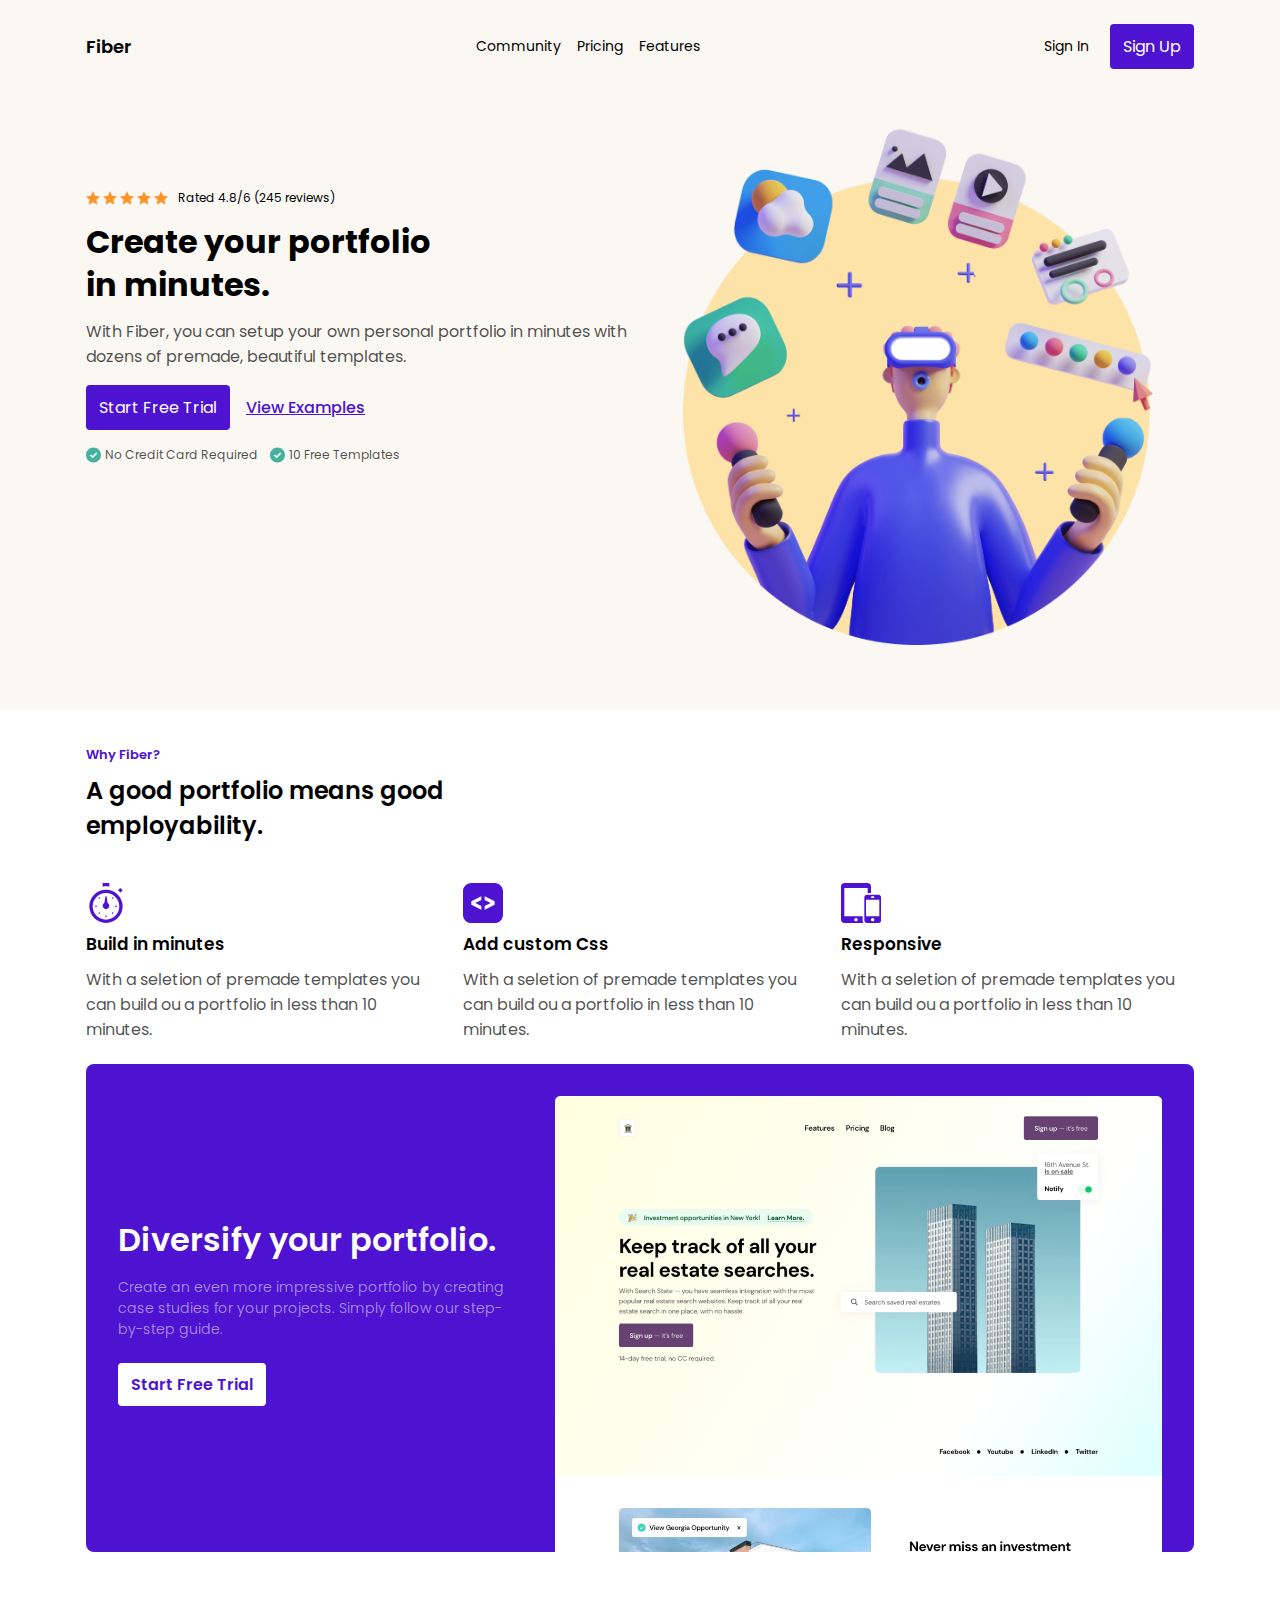
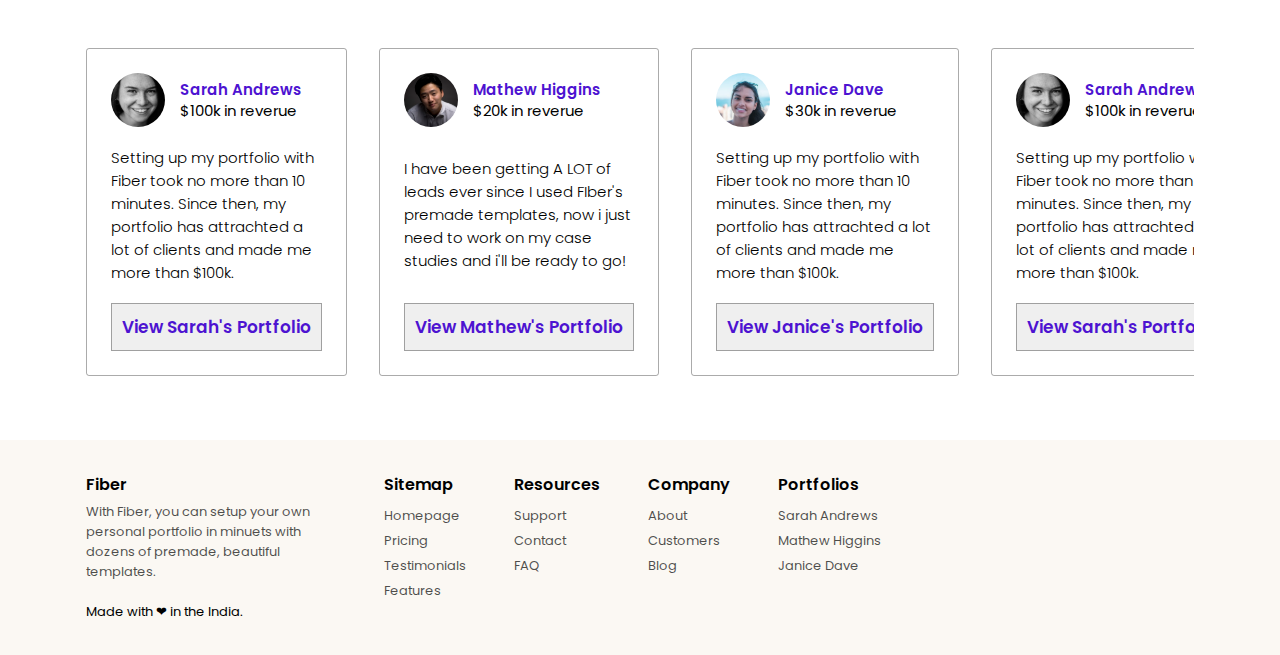
<file: index.html>
<!DOCTYPE html>
<html lang="en">
<head>
    <meta charset="UTF-8">
    <meta http-equiv="X-UA-Compatible" content="IE=edge">
    <meta name="viewport" content="width=device-width, initial-scale=1.0">
    <title>Fiber</title>
    <link rel="stylesheet" href="scss/style.css">
</head>
<body>
        <!-- ------------------------------------- HEADER  -->
    <header>
        <div class="header__wrapper container">
            <span>Fiber</span>
            <menu>
                <ul>
                    <li><a href="">Community</a></li>
                    <li><a href="">Pricing</a></li>
                    <li><a href="">Features</a></li>
                </ul>
            </menu>
            <div class="btn__wrapper">
                <a class="btn1">Sign In</a>
                <a class="primary">Sign Up</a>
            </div>
        </div>
    </header>
    <!-- ------------------------------------- HERO  -->
    <section class="hero container">
        <div class="hero__left">
            <div class="rating">
                <div class="stars">
                    <img src="./Assets/star.svg" alt="">
                    <img src="./Assets/star.svg" alt="">
                    <img src="./Assets/star.svg" alt="">
                    <img src="./Assets/star.svg" alt="">
                    <img src="./Assets/star.svg" alt="">
                </div>
                <span>Rated 4.8/6 (245 reviews)</span>
            </div>
            <h1>Create your portfolio in minutes.</h1>
            <p>With Fiber, you can setup your own personal 
                portfolio in minutes with dozens of premade, 
                beautiful templates.
            </p>
            <div class="btn__wrapper">
                <a class="heroBtn primary">Start Free Trial</a>
                <a class="textLink" href="">View Examples</a>
            </div>
            <div class="text">
                <div class="text__wrapper">
                    <img src="./Assets/Checkmark.svg" alt="">
                    <span>No Credit Card Required</span>
                </div>
                <div class="text__wrapper">
                    <img src="./Assets/Checkmark.svg" alt="">
                    <span>10 Free Templates</span>
                </div>
            </div>
        </div>
        <div class="hero__right">
            <img src="./Assets/hero-Illustration.png" alt="">
        </div>
    </section>
     <!-- ------------------------------------- why fiber  -->
     <section class="whyFiber">
        <div class="whyFiber__wrapper container">
            <span class="whyfiberTag">Why Fiber?</span>
            <h3>A good portfolio means good employability.</h3>
             <!-- ------------------------------------- CARDS  -->
            <div class="cards">
                <div class="card">
                    <img src="./Assets/time.svg" alt="">
                    <span>Build in minutes</span>
                    <p>With a seletion of premade templates you 
                        can build ou a portfolio in less than 10 minutes.
                    </p>
                </div>
                <div class="card">
                    <img src="./Assets/code.svg" alt="">
                    <span>Add custom Css</span>
                    <p>With a seletion of premade templates you 
                        can build ou a portfolio in less than 10 minutes.
                    </p>
                </div>
                <div class="card">
                    <img src="./Assets/allSizes.svg" alt="">
                    <span>Responsive</span>
                    <p>With a seletion of premade templates you 
                        can build ou a portfolio in less than 10 minutes.
                    </p>
                </div>
            </div>
             <!-- ------------------------------------- BIG CARD  -->
            <div class="bigCard">
                <div class="bigCard__left">
                    <h2>Diversify your portfolio.</h2>
                    <p>Create an even more impressive portfolio by
                        creating case studies for your projects. Simply
                        follow our step-by-step guide.
                    </p>
                    <a class="btn3 primary">Start Free Trial</a>
                </div>
                <div class="bigCard__right">
                    <img src="./Assets/Page Image.png" alt="">
                </div>
            </div>
             <!-- ------------------------------------- REVIEW  -->
            <div class="review">
                    <div class="review__card">
                        <div class="top">
                            <img src="./Assets/User Avatar.svg" alt="">
                            <div class="group">
                                <span class="name">Sarah Andrews</span>
                                <span class="revenue">$100k in reverue</span>
                            </div> 
                        </div>
                        <p class="middle">
                            Setting up my portfolio with Fiber took no
                            more than 10 minutes. Since then, my portfolio has attrachted a lot of clients and
                            made me more than $100k.
                        </p>
                        <button class="btn__secondary">
                            View Sarah's Portfolio
                        </button>
                    </div>             
                    <div class="review__card">
                        <div class="top">
                            <img src="./Assets/User Avatar 2.svg" alt="">
                            <div class="group">
                                <span class="name">Mathew Higgins</span>
                                <span class="revenue">$20k in reverue</span>
                            </div> 
                        </div>
                        <p class="middle">
                           I have been getting A LOT of 
                           leads ever since I used FIber's 
                           premade templates, now i just
                           need to work on my case studies 
                           and i'll be ready to go!
                        </p>
                        <button class="btn__secondary">
                            View Mathew's Portfolio
                        </button>
                    </div>
                    <div class="review__card">
                        <div class="top">
                            <img src="./Assets/User Avatar 32.svg" alt="">
                            <div class="group">
                                <span class="name">Janice Dave</span>
                                <span class="revenue">$30k in reverue</span>
                            </div> 
                        </div>
                        <p class="middle">
                            Setting up my portfolio with Fiber took no
                            more than 10 minutes. 
                            Since then, my portfolio 
                            has attrachted a lot of clients and
                            made me more than $100k.
                        </p>
                        <button class="btn__secondary">
                            View Janice's Portfolio
                        </button>      
                </div> 
                <div class="review__card">
                    <div class="top">
                        <img src="./Assets/User Avatar.svg" alt="">
                        <div class="group">
                            <span class="name">Sarah Andrews</span>
                            <span class="revenue">$100k in reverue</span>
                        </div> 
                    </div>
                    <p class="middle">
                        Setting up my portfolio with Fiber took no
                        more than 10 minutes. Since then, my portfolio has attrachted a lot of clients and
                        made me more than $100k.
                    </p>
                    <button class="btn__secondary">
                        View Sarah's Portfolio
                    </button>
                </div>             
            </div>
        </div>
     </section>
      <!-- ------------------------------------- FOOTER  -->
     <footer class="container">
         <div class="fiber">
             <h5>Fiber</h5>
            <p>
                With Fiber, you can setup your own
                personal portfolio in minuets with dozens of premade,
                beautiful templates.
            </p>
            <span>Made with &#10084; in the India.</span>
         </div>
         <div class="sitemap">
             <h5>Sitemap</h5>
             <ul>
                 <li><a href="">Homepage</a></li>
                 <li><a href="">Pricing</a></li>
                 <li><a href="">Testimonials</a></li>
                 <li><a href="">Features</a></li>
             </ul>
         </div>
         <div class="resources">
             <h5>Resources</h5>
             <ul>
                 <li><a href="">Support</a></li>
                 <li><a href="">Contact</a></li>
                 <li><a href="">FAQ</a></li>
             </ul>
         </div>
         <div class="company">
             <h5>Company</h5>
             <ul>
                 <li><a href="">About</a></li>
                 <li><a href="">Customers</a></li>
                 <li><a href="">Blog</a></li>
             </ul>
         </div>
         <div class="portfolios">
             <h5>Portfolios</h5>
             <ul>
                 <li><a href="">Sarah Andrews</a></li>
                 <li><a href="">Mathew Higgins</a></li>
                 <li><a href="">Janice Dave</a></li>
             </ul>
         </div>
     </footer>
</body>
</html>
</file>
<file: scss/style.css>
@import url("https://fonts.googleapis.com/css2?family=Poppins:wght@200;300;400;500;600;700&display=swap");
:root {
  --bg: #fbf8f3;
  --ligh-bg: #fff;
  --theme: #4d13d1;
  --light-dark-text: rgba(0, 0, 0, 0.699);
  --dark-border: rgba(0, 0, 0, 0.329);
}

html,
body {
  height: 100%;
  font-family: "Poppins", sans-serif;
  font-size: 16px;
  background: var(--bg);
}

*,
*::before,
*::after {
  margin: 0;
  padding: 0;
  -webkit-box-sizing: border-box;
          box-sizing: border-box;
}

article,
aside,
details,
figcaption,
figure,
footer,
header,
hgroup,
menu,
nav,
section {
  display: block;
}

h1,
h2,
h3,
h4,
h5,
h6 {
  font-size: 100%;
  font-weight: normal;
}

a {
  text-decoration: none;
  color: inherit;
  background-color: transparent;
}

ul,
ol {
  list-style: none;
}

button,
input,
select,
textarea {
  font: inherit;
}

button,
[type="button"],
[type="reset"],
[type="submit"],
[role="button"] {
  cursor: pointer;
  color: inherit;
}

img,
video {
  display: block;
  max-width: 100%;
}

table {
  border-collapse: collapse;
  border-spacing: 0;
}

td,
th {
  padding: 0;
}

td:not([align]),
th:not([align]) {
  text-align: left;
}

@media (min-width: 576px) {
  .container {
    max-width: 540px;
  }
}

@media (max-width: 768px) {
  menu {
    display: none;
  }
  footer {
    -webkit-box-orient: vertical;
    -webkit-box-direction: normal;
        -ms-flex-direction: column;
            flex-direction: column;
  }
  footer .sitemap,
  footer .resources,
  footer .company,
  footer .portfolios {
    margin-top: 1rem;
  }
}

@media (min-width: 768px) {
  .container {
    max-width: 720px;
  }
  footer .sitemap,
  footer .resources,
  footer .company,
  footer .portfolios {
    margin-left: 3rem;
  }
}

@media (min-width: 992px) {
  .hero .heroBtn {
    margin-right: 1rem;
  }
  .whyFiber .cards {
    -ms-grid-columns: 1fr 1fr 1fr;
        grid-template-columns: 1fr 1fr 1fr;
  }
  .whyFiber .bigCard__left {
    padding-right: 2rem;
  }
  .text .text__wrapper + .text__wrapper {
    margin-left: 12px;
  }
  .review {
    -webkit-box-orient: horizontal;
    -webkit-box-direction: normal;
        -ms-flex-direction: row;
            flex-direction: row;
  }
}

@media (max-width: 992px) {
  .whyFiber .review {
    max-width: 100%;
    -webkit-box-orient: vertical;
    -webkit-box-direction: normal;
        -ms-flex-direction: column;
            flex-direction: column;
  }
  .primary {
    width: 100%;
  }
  .bigCard {
    -webkit-box-orient: vertical;
    -webkit-box-direction: normal;
        -ms-flex-direction: column;
            flex-direction: column;
  }
  .container {
    max-width: 960px;
  }
  .hero {
    -webkit-box-orient: vertical;
    -webkit-box-direction: reverse;
        -ms-flex-direction: column-reverse;
            flex-direction: column-reverse;
  }
  .hero .hero__left .btn__wrapper,
  .hero .hero__left .text {
    -webkit-box-orient: vertical;
    -webkit-box-direction: normal;
        -ms-flex-direction: column;
            flex-direction: column;
  }
  .hero .hero__left .btn__wrapper a {
    margin-top: 1rem;
  }
}

@media (min-width: 1200px) {
  .container {
    max-width: 1140px;
  }
}

.container {
  padding-right: 1rem;
  padding-left: 1rem;
  margin-right: auto;
  margin-left: auto;
}

.header__wrapper,
menu ul,
.btn__wrapper,
.rating,
.stars,
.hero,
.text,
.text__wrapper,
footer,
.bigCard {
  display: -webkit-box;
  display: -ms-flexbox;
  display: flex;
}

header {
  padding: 1.5rem 0;
}

header .header__wrapper {
  -webkit-box-align: center;
      -ms-flex-align: center;
          align-items: center;
  -webkit-box-pack: justify;
      -ms-flex-pack: justify;
          justify-content: space-between;
}

header .header__wrapper span {
  font-size: 18px;
  font-weight: 600;
}

header .header__wrapper menu ul li + li {
  margin-left: 1rem;
}

header .header__wrapper .btn__wrapper {
  -webkit-box-align: center;
      -ms-flex-align: center;
          align-items: center;
}

header .header__wrapper .btn__wrapper .btn1 {
  margin-right: 1rem;
  cursor: pointer;
  min-width: 50px;
}

header .header__wrapper menu,
header .header__wrapper .btn,
header .header__wrapper .btn1 {
  font-size: 14px;
}

.hero {
  padding-bottom: 4rem;
}

.hero .hero__left {
  padding-top: 6rem;
  -webkit-box-flex: 1;
      -ms-flex: 1;
          flex: 1;
}

.hero .hero__left .rating {
  margin-bottom: 13px;
  -webkit-box-align: center;
      -ms-flex-align: center;
          align-items: center;
}

.hero .hero__left .rating img {
  width: 14px;
  height: 14px;
}

.hero .hero__left .rating img + img {
  margin-left: 3px;
}

.hero .hero__left .rating span {
  margin-left: 10px;
  font-size: 12px;
}

.hero .hero__left h1 {
  font-size: 2rem;
  font-weight: 700;
  line-height: 43px;
  margin-bottom: 13px;
  max-width: 350px;
}

.hero .hero__left p {
  color: var(--light-dark-text);
}

.hero .hero__left .btn__wrapper {
  -webkit-box-align: center;
      -ms-flex-align: center;
          align-items: center;
  margin: 1rem 0;
}

.hero .hero__left .btn__wrapper .textLink {
  text-decoration: underline;
  color: var(--theme);
  font-weight: 500;
}

.hero .hero__left .text .text__wrapper {
  font-size: 12.2px;
  color: var(--light-dark-text);
  margin-bottom: 10px;
}

.hero .hero__left .text .text__wrapper img {
  width: 15px;
  margin-right: 4px;
}

.hero .hero__right {
  -webkit-box-flex: 1;
      -ms-flex: 1;
          flex: 1;
}

.whyFiber {
  padding: 2rem 0;
  background: var(--ligh-bg);
}

.whyFiber .whyfiberTag {
  font-weight: 600;
  color: var(--theme);
  font-size: 13px;
}

.whyFiber h3 {
  font-size: 24px;
  font-weight: 600;
  line-height: 35px;
  margin: 7px 0 2.5rem 0;
  max-width: 360px;
}

.whyFiber .cards {
  width: 100%;
  display: -ms-grid;
  display: grid;
  grid-gap: 1.5rem;
}

.whyFiber .cards .card {
  margin-bottom: 1.4rem;
}

.whyFiber .cards .card img {
  margin-bottom: 8px;
}

.whyFiber .cards .card span {
  font-size: 17px;
  font-weight: 600;
}

.whyFiber .cards .card p {
  margin-top: 10px;
  font-weight: 400;
  color: var(--light-dark-text);
}

.whyFiber .bigCard {
  -webkit-box-align: center;
      -ms-flex-align: center;
          align-items: center;
  background: var(--theme);
  padding: 2rem 2rem 0 2rem;
  border-radius: 8px;
}

.whyFiber .bigCard .bigCard__left {
  margin-bottom: 2rem;
  -webkit-box-flex: 1;
      -ms-flex: 1;
          flex: 1;
}

.whyFiber .bigCard .bigCard__left h2 {
  color: var(--ligh-bg);
  font-weight: 600;
  font-size: 2rem;
  line-height: 43px;
}

.whyFiber .bigCard .bigCard__left p {
  color: rgba(255, 255, 255, 0.568);
  margin: 1rem 0 2rem 0;
  font-size: 14px;
  font-weight: 300;
}

.whyFiber .bigCard .bigCard__left .btn3 {
  background: var(--ligh-bg);
  font-weight: 600;
  color: var(--theme);
}

.whyFiber .bigCard .bigCard__right {
  -webkit-box-flex: 1.5;
      -ms-flex: 1.5;
          flex: 1.5;
}

.whyFiber .bigCard .bigCard__right img {
  min-height: 300px;
}

.whyFiber .review {
  padding: 2rem 0;
  margin-top: 4rem;
  display: -webkit-box;
  display: -ms-flexbox;
  display: flex;
  gap: 2rem;
  overflow: auto;
  white-space: nowrap;
}

.whyFiber .review .review__card {
  border-radius: 3px;
  padding: 1.5rem;
  border: 1px solid var(--dark-border);
  display: -webkit-box;
  display: -ms-flexbox;
  display: flex;
  -webkit-box-orient: vertical;
  -webkit-box-direction: normal;
      -ms-flex-direction: column;
          flex-direction: column;
  -webkit-box-pack: justify;
      -ms-flex-pack: justify;
          justify-content: space-between;
}

.whyFiber .review .review__card .top {
  display: -webkit-box;
  display: -ms-flexbox;
  display: flex;
  -webkit-box-align: center;
      -ms-flex-align: center;
          align-items: center;
}

.whyFiber .review .review__card .top .group {
  margin-left: 15px;
  display: -webkit-box;
  display: -ms-flexbox;
  display: flex;
  -webkit-box-orient: vertical;
  -webkit-box-direction: normal;
      -ms-flex-direction: column;
          flex-direction: column;
  font-size: 15px;
}

.whyFiber .review .review__card .top .group .name {
  color: var(--theme);
  font-weight: 600;
  margin-bottom: -2px;
}

.whyFiber .review .review__card p {
  white-space: normal;
  font-size: 15px;
  font-weight: 300;
  margin: 1.2rem 0;
}

.whyFiber .review .review__card .btn__secondary {
  border: 1px solid var(--dark-border);
  padding: 10px;
  width: 100%;
  font-weight: 600;
  color: var(--theme);
  font-size: 17px;
}

footer {
  padding: 2rem 0;
}

footer h5 {
  font-size: 16px;
  font-weight: 600;
  margin-bottom: 5px;
}

footer a,
footer p,
footer span {
  font-size: 13px;
  font-weight: 400;
}

footer .fiber {
  max-width: 250px;
}

footer .fiber p {
  margin-bottom: 1rem;
  color: var(--light-dark-text);
}

footer a {
  color: var(--light-dark-text);
  -webkit-transition: 0.2s ease-out;
  transition: 0.2s ease-out;
}

footer a:hover {
  color: #000;
}

.primary {
  background: var(--theme);
  color: var(--ligh-bg);
  padding: 10px 13px;
  border-radius: 4px;
  -webkit-transition: 0.2s ease-out;
  transition: 0.2s ease-out;
  text-align: center;
  cursor: pointer;
}

.primary:hover {
  background: #390e9e;
}
/*# sourceMappingURL=style.css.map */
</file>
